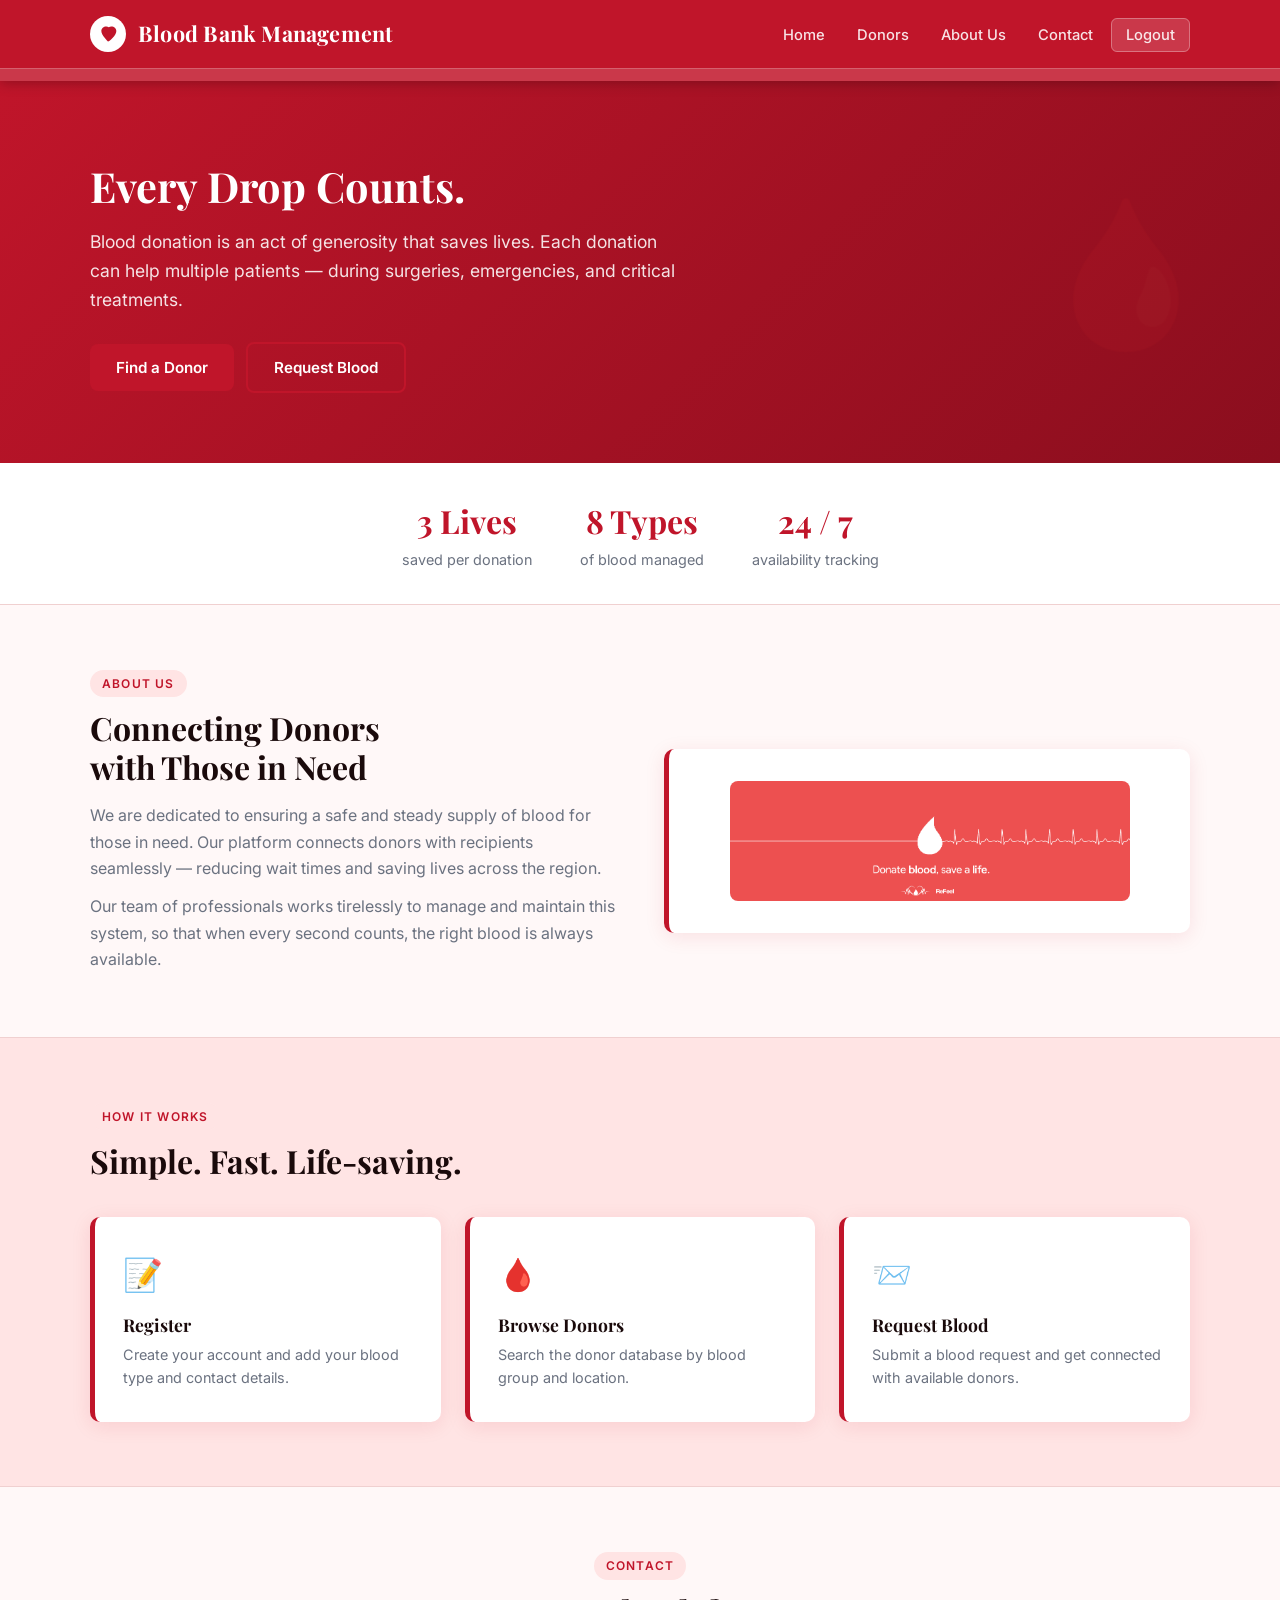
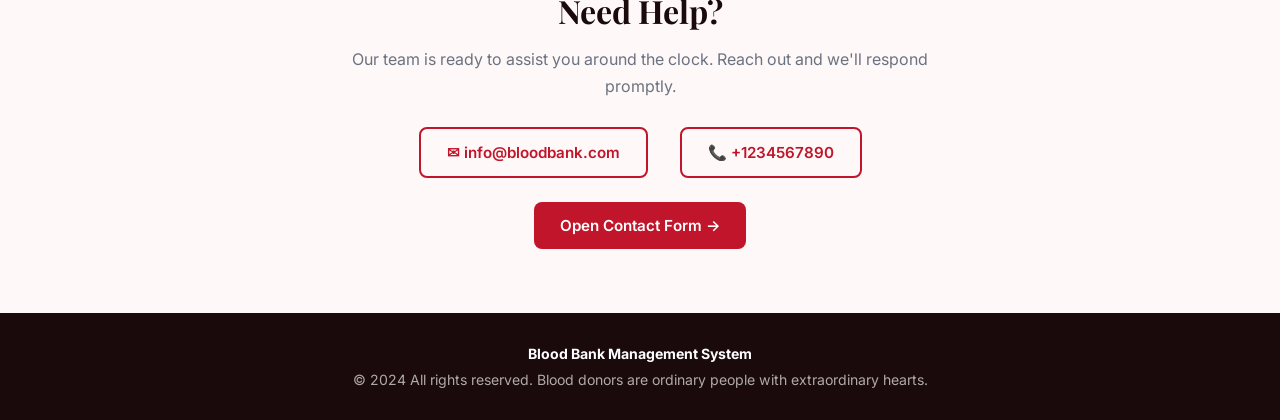
<file: src/main/webapp/index.html>
<!DOCTYPE html>
<html lang="en">
<head>
  <meta charset="UTF-8">
  <meta name="viewport" content="width=device-width, initial-scale=1.0">
  <title>Blood Bank Management System</title>
  <link rel="stylesheet" href="hstyles.css">
</head>
<body>

  <!-- ── HEADER ── -->
  <header>
    <div class="container">
      <div class="header-inner">
        <div class="header-brand">
          <div class="brand-icon">
            <svg width="20" height="20" viewBox="0 0 24 24" fill="none">
              <path d="M12 21C12 21 4 13.5 4 8.5C4 5.42 6.69 3 10 3C11.08 3 12.09 3.3 12.95 3.82C13.81 3.3 14.82 3 16 3C19.31 3 22 5.42 22 8.5C22 13.5 14 21 12 21Z" fill="#C0152A"/>
            </svg>
          </div>
          <h1>Blood Bank Management</h1>
        </div>
        <nav>
          <ul>
            <li><a href="#home">Home</a></li>
            <li><a href="donar.html">Donors</a></li>
            <li><a href="#about">About Us</a></li>
            <li><a href="cont.html">Contact</a></li>
            <li><a href="logout.jsp" class="logout" onclick="sessionStorage.clear()">Logout</a></li>
          </ul>
        </nav>
      </div>
    </div>
    <div id="welcome-message"></div>
  </header>

  <!-- ── HERO ── -->
  <section id="home" class="hero">
    <div class="container">
      <h2>Every Drop Counts.</h2>
      <p>
        Blood donation is an act of generosity that saves lives. Each donation can help multiple
        patients — during surgeries, emergencies, and critical treatments.
      </p>
      <a href="donar.html" class="button">Find a Donor</a>
      &nbsp;
      <a href="bloodRequest.html" class="button btn-outline" style="border-color:rgba(255,255,255,.6);color:#fff !important;">Request Blood</a>
    </div>
  </section>

  <!-- ── STATS STRIP ── -->
  <section style="background: var(--surface); padding: 32px 0; border-bottom: 1px solid var(--border);">
    <div class="container" style="display:flex; gap:48px; flex-wrap:wrap; justify-content:center; text-align:center;">
      <div>
        <div style="font-family:'Playfair Display',serif; font-size:2rem; font-weight:700; color:var(--crimson);">3 Lives</div>
        <div class="text-muted">saved per donation</div>
      </div>
      <div>
        <div style="font-family:'Playfair Display',serif; font-size:2rem; font-weight:700; color:var(--crimson);">8 Types</div>
        <div class="text-muted">of blood managed</div>
      </div>
      <div>
        <div style="font-family:'Playfair Display',serif; font-size:2rem; font-weight:700; color:var(--crimson);">24 / 7</div>
        <div class="text-muted">availability tracking</div>
      </div>
    </div>
  </section>

  <!-- ── ABOUT ── -->
  <section id="about" class="section">
    <div class="container">
      <span class="section-label">About Us</span>
      <div style="display:grid; grid-template-columns:1fr 1fr; gap:48px; align-items:center; flex-wrap:wrap;">
        <div>
          <h2>Connecting Donors<br>with Those in Need</h2>
          <p style="margin-top:16px; color:var(--muted);">
            We are dedicated to ensuring a safe and steady supply of blood for those in need.
            Our platform connects donors with recipients seamlessly — reducing wait times and
            saving lives across the region.
          </p>
          <p style="margin-top:12px; color:var(--muted);">
            Our team of professionals works tirelessly to manage and maintain this system,
            so that when every second counts, the right blood is always available.
          </p>
        </div>
        <div class="card" style="text-align:center;">
          <img src="blood.jpg" alt="Blood Bank" style="width:100%; max-width:400px; border-radius:8px; display:block; margin:0 auto;">
        </div>
      </div>
    </div>
  </section>

  <!-- ── HOW IT WORKS ── -->
  <section class="section" style="background:var(--crimson-lt);">
    <div class="container">
      <span class="section-label">How It Works</span>
      <h2 style="margin-bottom:36px;">Simple. Fast. Life-saving.</h2>
      <div style="display:grid; grid-template-columns:repeat(auto-fit,minmax(220px,1fr)); gap:24px;">
        <div class="card">
          <div style="font-size:2rem; margin-bottom:12px;">📝</div>
          <h3 style="margin-bottom:8px; font-size:1.1rem;">Register</h3>
          <p class="text-muted">Create your account and add your blood type and contact details.</p>
        </div>
        <div class="card">
          <div style="font-size:2rem; margin-bottom:12px;">🩸</div>
          <h3 style="margin-bottom:8px; font-size:1.1rem;">Browse Donors</h3>
          <p class="text-muted">Search the donor database by blood group and location.</p>
        </div>
        <div class="card">
          <div style="font-size:2rem; margin-bottom:12px;">📨</div>
          <h3 style="margin-bottom:8px; font-size:1.1rem;">Request Blood</h3>
          <p class="text-muted">Submit a blood request and get connected with available donors.</p>
        </div>
      </div>
    </div>
  </section>

  <!-- ── CONTACT INFO ── -->
  <section id="contact" class="section">
    <div class="container" style="text-align:center; max-width:600px;">
      <span class="section-label">Contact</span>
      <h2>Need Help?</h2>
      <p style="color:var(--muted); margin-top:12px;">
        Our team is ready to assist you around the clock. Reach out and we'll respond promptly.
      </p>
      <div style="margin-top:28px; display:flex; justify-content:center; gap:32px; flex-wrap:wrap;">
        <a href="mailto:info@bloodbank.com" class="button btn-outline">✉ info@bloodbank.com</a>
        <a href="tel:+1234567890" class="button btn-outline">📞 +1234567890</a>
      </div>
      <div style="margin-top:24px;">
        <a href="cont.html" class="button">Open Contact Form →</a>
      </div>
    </div>
  </section>

  <!-- ── FOOTER ── -->
  <footer>
    <div class="container">
      <p><strong>Blood Bank Management System</strong></p>
      <p>&copy; 2024 All rights reserved. Blood donors are ordinary people with extraordinary hearts.</p>
    </div>
  </footer>

  <script>
    function getUrlParameter(name) {
      name = name.replace(/[\[]/, '\\[').replace(/[\]]/, '\\]');
      var regex = new RegExp('[\\?&]' + name + '=([^&#]*)');
      var results = regex.exec(location.search);
      return results === null ? '' : decodeURIComponent(results[1].replace(/\+/g, ' '));
    }

    // If login just redirected here with ?username=..., save it for the whole session
    var urlUsername = getUrlParameter('username');
    if (urlUsername) {
      sessionStorage.setItem('bbms_username', urlUsername);
    }

    // Always read from sessionStorage so name shows even after navigating away and back
    var username = sessionStorage.getItem('bbms_username');
    if (username) {
      document.getElementById('welcome-message').innerHTML =
        'Welcome back, <strong>' + username + '</strong> &#128075;';
    }
  </script>

  <style>
    @media (max-width: 700px) {
      section[style*="grid-template-columns:1fr 1fr"] > .container > div[style*="grid"] {
        grid-template-columns: 1fr !important;
      }
    }
    .btn-outline {
      background: transparent !important;
      border: 2px solid var(--crimson) !important;
      color: var(--crimson) !important;
    }
    .btn-outline:hover {
      background: var(--crimson) !important;
      color: #fff !important;
    }
  </style>
</body>
</html>
</file>
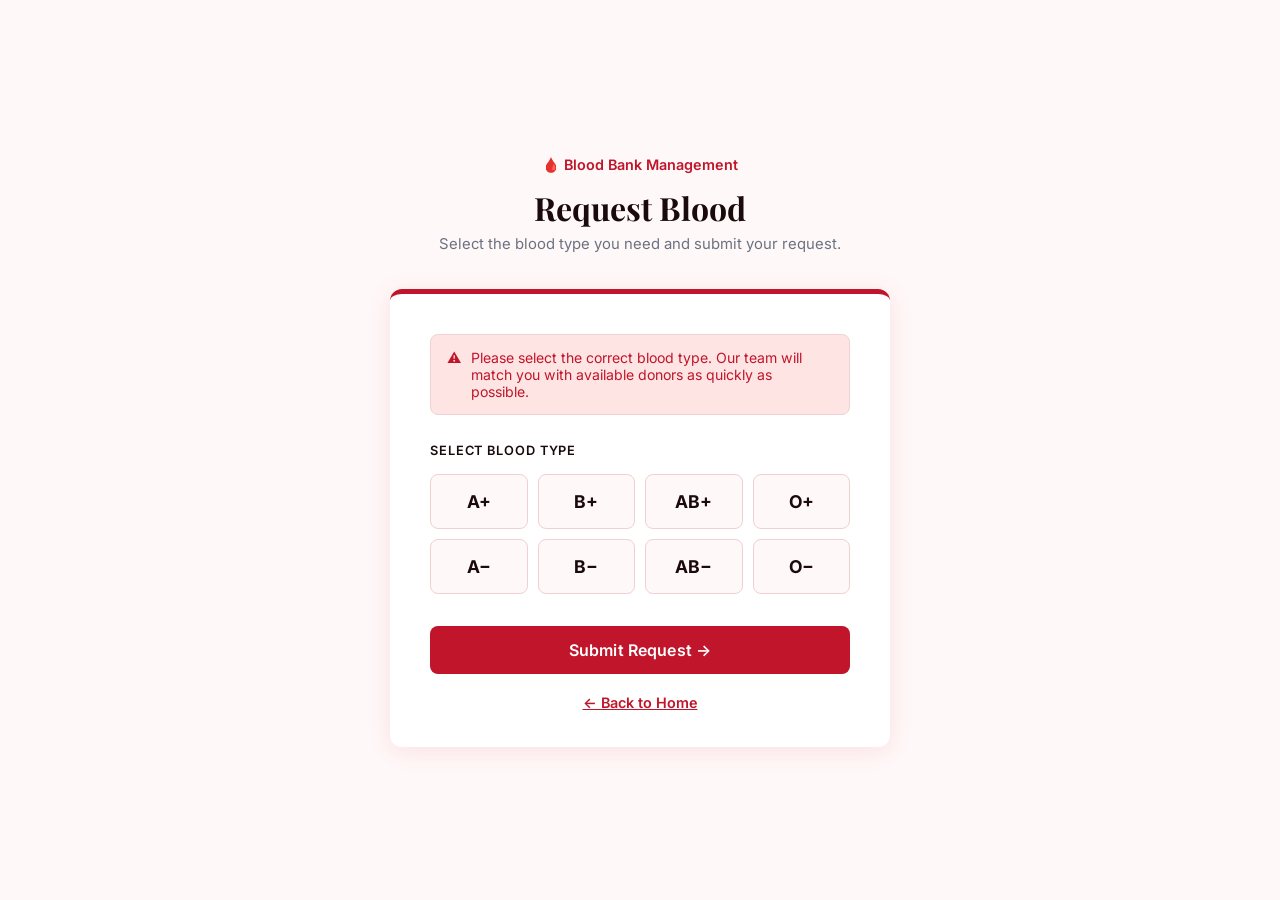
<file: src/main/webapp/bloodRequest.html>
<!DOCTYPE html>
<html lang="en">
<head>
  <meta charset="UTF-8">
  <meta name="viewport" content="width=device-width, initial-scale=1.0">
  <title>Blood Request — Blood Bank</title>
  <link href="https://fonts.googleapis.com/css2?family=Playfair+Display:wght@600;700&family=Inter:wght@400;500;600&display=swap" rel="stylesheet">
  <style>
    *, *::before, *::after { box-sizing: border-box; margin: 0; padding: 0; }
    :root {
      --crimson:   #C0152A;
      --crimson-dk:#8B0E1E;
      --crimson-lt:#FFE4E4;
      --bg:        #FFF8F8;
      --surface:   #FFFFFF;
      --text:      #1A0A0B;
      --muted:     #6B7280;
      --border:    #F0D0D0;
    }
    body {
      font-family: 'Inter', Arial, sans-serif;
      background: var(--bg);
      color: var(--text);
      min-height: 100vh;
      display: flex;
      flex-direction: column;
      align-items: center;
      justify-content: center;
      padding: 48px 16px;
    }

    .page-header { text-align: center; margin-bottom: 36px; }
    .page-header .brand {
      display: inline-flex;
      align-items: center;
      gap: 8px;
      color: var(--crimson);
      font-size: .9rem;
      font-weight: 600;
      margin-bottom: 12px;
    }
    .page-header h1 {
      font-family: 'Playfair Display', serif;
      font-size: 2rem;
      margin-bottom: 6px;
    }
    .page-header p { color: var(--muted); font-size: .93rem; }

    .request-card {
      width: 100%;
      max-width: 500px;
      background: var(--surface);
      border-radius: 12px;
      box-shadow: 0 4px 24px rgba(192,21,42,.10);
      border-top: 5px solid var(--crimson);
      padding: 40px 40px 36px;
    }

    .field-label {
      display: block;
      font-size: .8rem;
      font-weight: 600;
      letter-spacing: .07em;
      text-transform: uppercase;
      color: var(--text);
      margin-bottom: 16px;
    }

    /* Blood type grid - identical layout to register */
    .blood-grid {
      display: grid;
      grid-template-columns: repeat(4, 1fr);
      gap: 10px;
      margin-bottom: 32px;
    }
    .blood-option { display: none; }
    .blood-label {
      display: flex;
      align-items: center;
      justify-content: center;
      padding: 16px 8px;
      border: 1.5px solid var(--border);
      border-radius: 8px;
      cursor: pointer;
      font-size: 1.1rem;
      font-weight: 700;
      transition: all .15s;
      background: var(--bg);
    }
    .blood-option:checked + .blood-label {
      border-color: var(--crimson);
      background: var(--crimson);
      color: #fff;
      box-shadow: 0 4px 12px rgba(192,21,42,.30);
    }
    .blood-label:hover {
      border-color: var(--crimson);
      background: var(--crimson-lt);
    }

    .urgency-banner {
      background: var(--crimson-lt);
      border: 1px solid var(--border);
      border-radius: 8px;
      padding: 14px 16px;
      margin-bottom: 28px;
      font-size: .88rem;
      color: var(--crimson);
      display: flex;
      gap: 10px;
      align-items: flex-start;
    }

    input[type="submit"] {
      width: 100%;
      padding: 14px;
      background: var(--crimson);
      color: #fff;
      border: none;
      border-radius: 8px;
      font-family: 'Inter', sans-serif;
      font-size: 1rem;
      font-weight: 600;
      cursor: pointer;
      transition: background .18s, transform .12s;
      letter-spacing: .01em;
    }
    input[type="submit"]:hover {
      background: var(--crimson-dk);
      transform: translateY(-1px);
    }

    .back-link {
      text-align: center;
      margin-top: 20px;
      color: var(--muted);
      font-size: .9rem;
    }
    .back-link a { color: var(--crimson); font-weight: 600; }

    @media (max-width: 480px) {
      .request-card { padding: 28px 20px; }
    }
  </style>
</head>
<body>

  <div class="page-header">
    <div class="brand">🩸 Blood Bank Management</div>
    <h1>Request Blood</h1>
    <p>Select the blood type you need and submit your request.</p>
  </div>

  <div class="request-card">
    <div class="urgency-banner">
      ⚠️ <span>Please select the correct blood type. Our team will match you with available donors as quickly as possible.</span>
    </div>

    <!-- Action and input names preserved exactly from original -->
    <form name="login" action="request.jsp" method="POST" onsubmit="return validateForm()">
      <span class="field-label">Select Blood Type</span>
      <div class="blood-grid">
        <span><input class="blood-option" type="radio" name="blood" value="A+" id="r-ap"><label class="blood-label" for="r-ap">A+</label></span>
        <span><input class="blood-option" type="radio" name="blood" value="B+" id="r-bp"><label class="blood-label" for="r-bp">B+</label></span>
        <span><input class="blood-option" type="radio" name="blood" value="AB+" id="r-abp"><label class="blood-label" for="r-abp">AB+</label></span>
        <span><input class="blood-option" type="radio" name="blood" value="O+" id="r-op"><label class="blood-label" for="r-op">O+</label></span>
        <span><input class="blood-option" type="radio" name="blood" value="A-" id="r-am"><label class="blood-label" for="r-am">A−</label></span>
        <span><input class="blood-option" type="radio" name="blood" value="B-" id="r-bm"><label class="blood-label" for="r-bm">B−</label></span>
        <span><input class="blood-option" type="radio" name="blood" value="AB-" id="r-abm"><label class="blood-label" for="r-abm">AB−</label></span>
        <span><input class="blood-option" type="radio" name="blood" value="O-" id="r-om"><label class="blood-label" for="r-om">O−</label></span>
      </div>

      <input type="submit" value="Submit Request →" />
    </form>

    <div class="back-link">
      <a href="index.html">← Back to Home</a>
    </div>
  </div>

  <script>
    function validateForm() {
      var blood = document.querySelector('input[name="blood"]:checked');
      if (!blood) {
        alert('Please select a blood type before submitting.');
        return false;
      }
      return true;
    }
  </script>
</body>
</html>
</file>
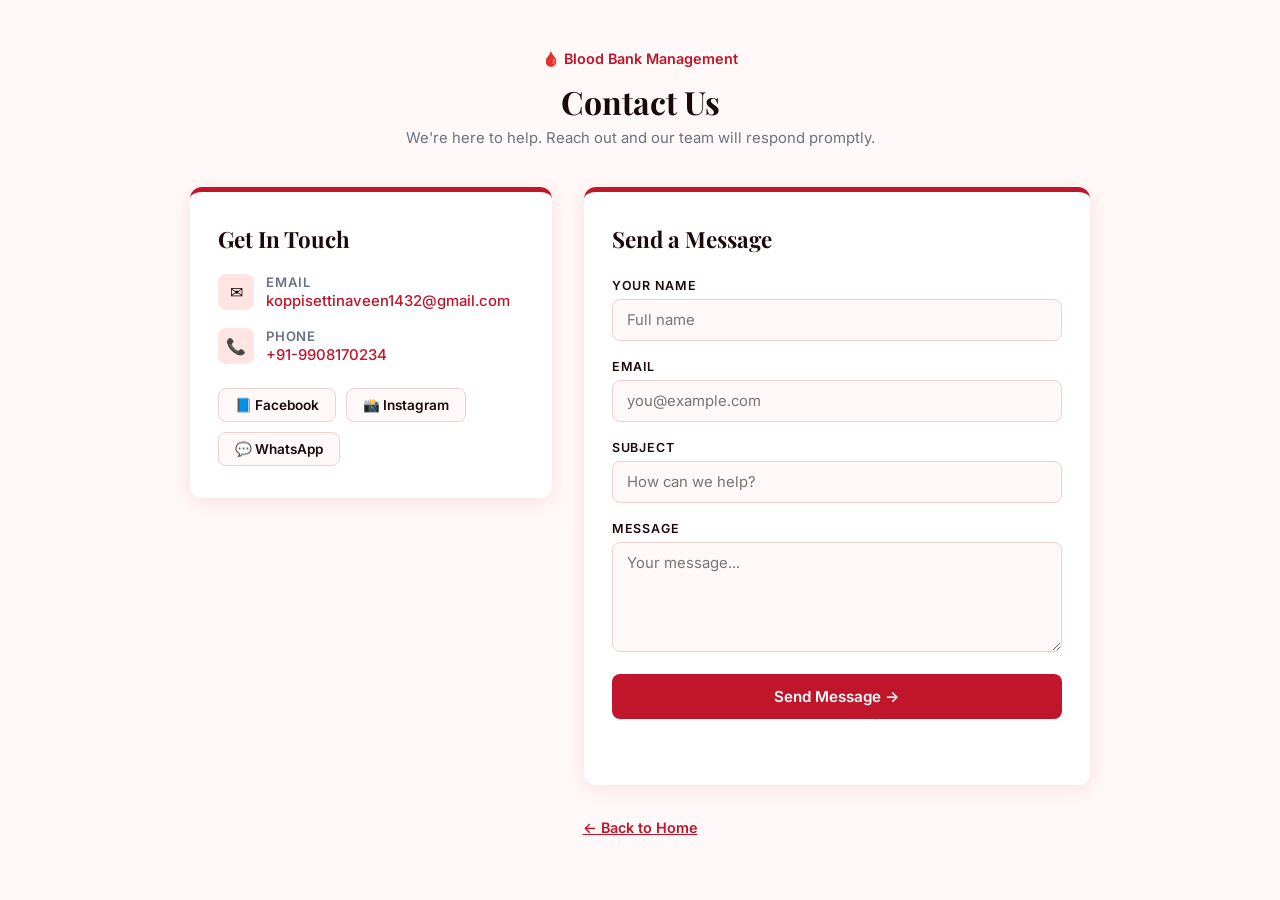
<file: src/main/webapp/cont.html>
<!DOCTYPE html>
<html lang="en">
<head>
  <meta charset="UTF-8">
  <meta name="viewport" content="width=device-width, initial-scale=1.0">
  <title>Contact Us — Blood Bank</title>
  <link href="https://fonts.googleapis.com/css2?family=Playfair+Display:wght@600;700&family=Inter:wght@400;500;600&display=swap" rel="stylesheet">
  <style>
    *, *::before, *::after { box-sizing: border-box; margin: 0; padding: 0; }
    :root {
      --crimson:   #C0152A;
      --crimson-dk:#8B0E1E;
      --crimson-lt:#FFE4E4;
      --bg:        #FFF8F8;
      --surface:   #FFFFFF;
      --text:      #1A0A0B;
      --muted:     #6B7280;
      --border:    #F0D0D0;
    }
    body {
      font-family: 'Inter', Arial, sans-serif;
      background: var(--bg);
      color: var(--text);
      min-height: 100vh;
      padding: 48px 16px;
    }

    .page-header { text-align: center; margin-bottom: 40px; }
    .page-header .brand {
      display: inline-flex; align-items: center; gap: 8px;
      color: var(--crimson); font-size: .9rem; font-weight: 600; margin-bottom: 12px;
    }
    .page-header h1 {
      font-family: 'Playfair Display', serif;
      font-size: 2rem; margin-bottom: 6px;
    }
    .page-header p { color: var(--muted); font-size: .93rem; }

    .layout {
      max-width: 900px;
      margin: 0 auto;
      display: grid;
      grid-template-columns: 1fr 1.4fr;
      gap: 32px;
      align-items: start;
    }

    /* Info card */
    .info-card {
      background: var(--surface);
      border-radius: 12px;
      border-top: 5px solid var(--crimson);
      box-shadow: 0 4px 20px rgba(192,21,42,.10);
      padding: 32px 28px;
    }
    .info-card h2 {
      font-family: 'Playfair Display', serif;
      font-size: 1.4rem;
      margin-bottom: 20px;
    }
    .contact-item {
      display: flex;
      align-items: flex-start;
      gap: 12px;
      margin-bottom: 18px;
    }
    .contact-icon {
      width: 36px;
      height: 36px;
      background: var(--crimson-lt);
      border-radius: 8px;
      display: flex;
      align-items: center;
      justify-content: center;
      font-size: 1rem;
      flex-shrink: 0;
    }
    .contact-item .detail {
      font-size: .82rem;
      color: var(--muted);
      text-transform: uppercase;
      letter-spacing: .06em;
      font-weight: 600;
      margin-bottom: 2px;
    }
    .contact-item .value {
      font-size: .93rem;
      color: var(--text);
      font-weight: 500;
    }
    .contact-item a { color: var(--crimson); text-decoration: none; }
    .contact-item a:hover { text-decoration: underline; }

    .social-row {
      display: flex;
      gap: 10px;
      margin-top: 24px;
      flex-wrap: wrap;
    }
    .social-btn {
      padding: 8px 16px;
      border: 1.5px solid var(--border);
      border-radius: 8px;
      font-size: .85rem;
      font-weight: 600;
      color: var(--text);
      text-decoration: none;
      transition: all .15s;
      background: var(--bg);
    }
    .social-btn:hover {
      border-color: var(--crimson);
      background: var(--crimson-lt);
      color: var(--crimson);
      text-decoration: none;
    }

    /* Form card */
    .form-card {
      background: var(--surface);
      border-radius: 12px;
      border-top: 5px solid var(--crimson);
      box-shadow: 0 4px 20px rgba(192,21,42,.10);
      padding: 32px 28px;
    }
    .form-card h2 {
      font-family: 'Playfair Display', serif;
      font-size: 1.4rem;
      margin-bottom: 24px;
    }

    label {
      display: block;
      font-size: .78rem;
      font-weight: 600;
      letter-spacing: .07em;
      text-transform: uppercase;
      color: var(--text);
      margin-bottom: 6px;
    }
    .field-group { margin-bottom: 18px; }

    input[type="text"],
    input[type="email"],
    textarea {
      width: 100%;
      padding: 11px 14px;
      border: 1.5px solid var(--border);
      border-radius: 8px;
      font-family: 'Inter', sans-serif;
      font-size: .93rem;
      background: var(--bg);
      color: var(--text);
      outline: none;
      transition: border-color .18s, box-shadow .18s;
    }
    input[type="text"]:focus,
    input[type="email"]:focus,
    textarea:focus {
      border-color: var(--crimson);
      box-shadow: 0 0 0 3px rgba(192,21,42,.12);
    }
    textarea { resize: vertical; min-height: 110px; }

    button[type="button"] {
      width: 100%;
      padding: 13px;
      background: var(--crimson);
      color: #fff;
      border: none;
      border-radius: 8px;
      font-family: 'Inter', sans-serif;
      font-size: .95rem;
      font-weight: 600;
      cursor: pointer;
      transition: background .18s;
    }
    button[type="button"]:hover { background: var(--crimson-dk); }

    #response-message {
      text-align: center;
      margin-top: 14px;
      font-size: .9rem;
      color: #1a7a3c;
      font-weight: 600;
      min-height: 20px;
    }

    @media (max-width: 700px) {
      .layout { grid-template-columns: 1fr; }
    }
  </style>
</head>
<body>

  <div class="page-header">
    <div class="brand">🩸 Blood Bank Management</div>
    <h1>Contact Us</h1>
    <p>We're here to help. Reach out and our team will respond promptly.</p>
  </div>

  <div class="layout">

    <!-- Info -->
    <div class="info-card">
      <h2>Get In Touch</h2>

      <div class="contact-item">
        <div class="contact-icon">✉</div>
        <div>
          <div class="detail">Email</div>
          <div class="value"><a href="mailto:naveen@gmail.com">koppisettinaveen1432@gmail.com</a></div>
        </div>
      </div>

      <div class="contact-item">
        <div class="contact-icon">📞</div>
        <div>
          <div class="detail">Phone</div>
          <div class="value"><a href="tel:767">+91-9908170234</a></div>
        </div>
      </div>


      <div class="social-row">
        <a href="https://www.facebook.com/" class="social-btn">📘 Facebook</a>
        <a href="https://instagram.com/" class="social-btn">📸 Instagram</a>
        <a href="https://wa.me/" class="social-btn">💬 WhatsApp</a>
      </div>
    </div>

    <!-- Form -->
    <div class="form-card">
      <h2>Send a Message</h2>
      <!-- Field names preserved exactly from original -->
      <form id="contact-form">
        <div class="field-group">
          <label for="cnt-name">Your Name</label>
          <input type="text" id="cnt-name" name="name" placeholder="Full name" required>
        </div>
        <div class="field-group">
          <label for="cnt-email">Email</label>
          <input type="email" id="cnt-email" name="email" placeholder="you@example.com" required>
        </div>
        <div class="field-group">
          <label for="cnt-subject">Subject</label>
          <input type="text" id="cnt-subject" name="subject" placeholder="How can we help?" required>
        </div>
        <div class="field-group">
          <label for="cnt-msg">Message</label>
          <textarea id="cnt-msg" name="message" rows="4" placeholder="Your message..." required></textarea>
        </div>
        <button type="button" onclick="sendMessage()">Send Message →</button>
        <div id="response-message"></div>
      </form>
    </div>

  </div>

  <div style="text-align:center; margin-top:32px;">
    <a href="index.html" style="color:var(--crimson); font-weight:600; font-size:.9rem;">← Back to Home</a>
  </div>

  <script>
    function sendMessage() {
      const fields = ['name','email','subject','message'];
      for (const f of fields) {
        if (!document.getElementById('contact-form').elements[f].value.trim()) {
          alert('Please fill in all fields.');
          return;
        }
      }
      document.getElementById('response-message').innerText = '✓ Message sent successfully!';
    }
  </script>
</body>
</html>
</file>
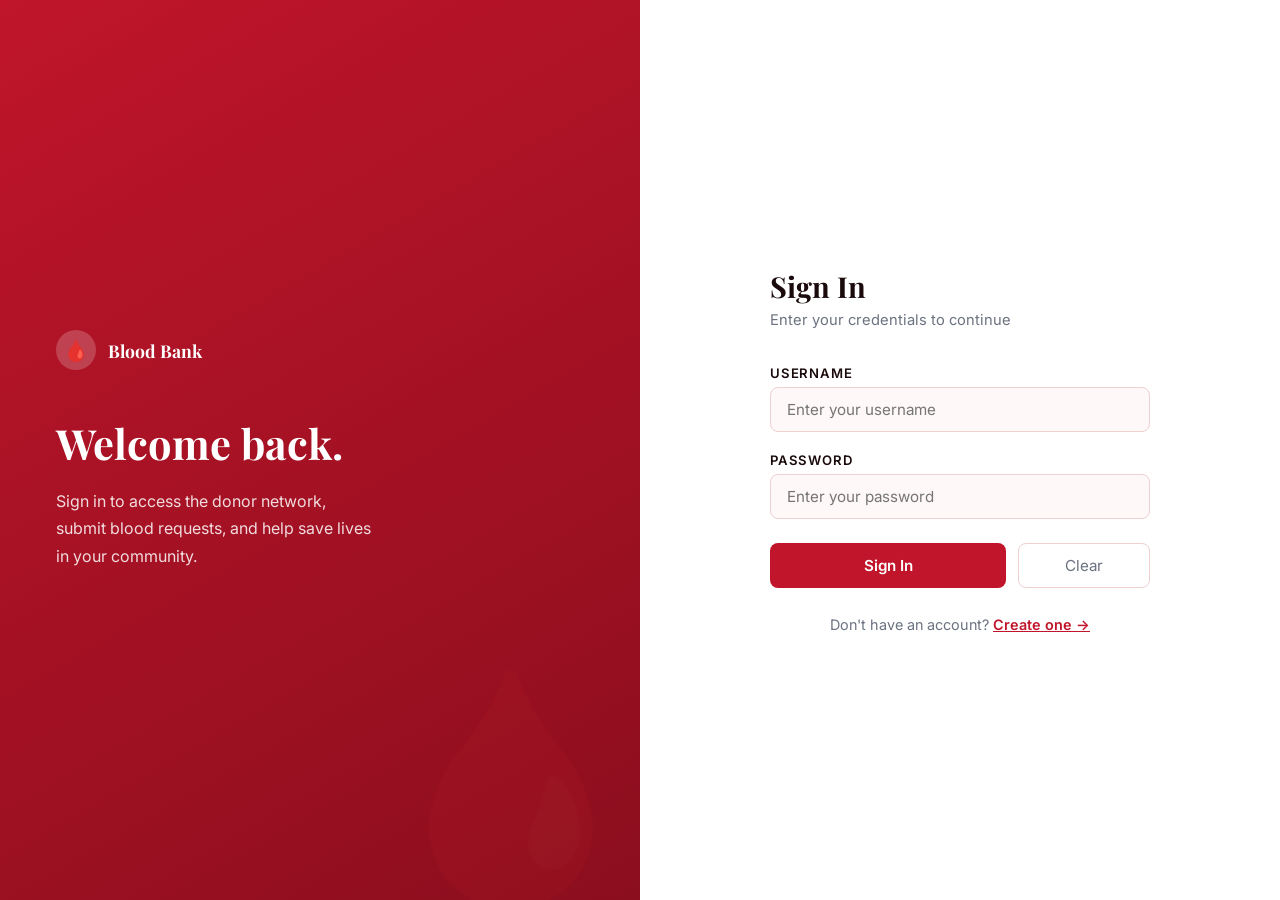
<file: src/main/webapp/login.html>
<!DOCTYPE html>
<html lang="en">
<head>
  <meta charset="UTF-8">
  <meta name="viewport" content="width=device-width, initial-scale=1.0">
  <title>Login — Blood Bank</title>
  <link rel="preconnect" href="https://fonts.googleapis.com">
  <link href="https://fonts.googleapis.com/css2?family=Playfair+Display:wght@600;700&family=Inter:wght@400;500;600&display=swap" rel="stylesheet">
  <style>
    *, *::before, *::after { box-sizing: border-box; margin: 0; padding: 0; }
    :root {
      --crimson:   #C0152A;
      --crimson-dk:#8B0E1E;
      --crimson-lt:#FFE4E4;
      --bg:        #FFF8F8;
      --surface:   #FFFFFF;
      --text:      #1A0A0B;
      --muted:     #6B7280;
      --border:    #F0D0D0;
    }
    body {
      font-family: 'Inter', Arial, sans-serif;
      min-height: 100vh;
      display: flex;
      flex-direction: column;
      background: var(--bg);
      color: var(--text);
    }
    .page-wrap {
      flex: 1;
      display: grid;
      grid-template-columns: 1fr 1fr;
      min-height: 100vh;
    }

    /* Left panel */
    .left-panel {
      background: linear-gradient(150deg, var(--crimson) 0%, var(--crimson-dk) 100%);
      display: flex;
      flex-direction: column;
      justify-content: center;
      align-items: flex-start;
      padding: 64px 56px;
      color: #fff;
      position: relative;
      overflow: hidden;
    }
    .left-panel::after {
      content: '🩸';
      position: absolute;
      bottom: -20px;
      right: -10px;
      font-size: 14rem;
      opacity: .07;
      pointer-events: none;
    }
    .left-panel .brand {
      display: flex;
      align-items: center;
      gap: 12px;
      margin-bottom: 48px;
    }
    .left-panel .brand-dot {
      width: 40px;
      height: 40px;
      background: rgba(255,255,255,.2);
      border-radius: 50%;
      display: flex;
      align-items: center;
      justify-content: center;
      font-size: 1.3rem;
    }
    .left-panel .brand span {
      font-family: 'Playfair Display', serif;
      font-size: 1.1rem;
      font-weight: 700;
    }
    .left-panel h1 {
      font-family: 'Playfair Display', serif;
      font-size: 2.6rem;
      font-weight: 700;
      line-height: 1.2;
      margin-bottom: 20px;
    }
    .left-panel p {
      font-size: 1rem;
      opacity: .85;
      max-width: 320px;
      line-height: 1.7;
    }

    /* Right panel */
    .right-panel {
      display: flex;
      flex-direction: column;
      justify-content: center;
      align-items: center;
      padding: 48px 40px;
      background: var(--surface);
    }
    .form-box {
      width: 100%;
      max-width: 380px;
    }
    .form-box h2 {
      font-family: 'Playfair Display', serif;
      font-size: 1.8rem;
      margin-bottom: 6px;
      color: var(--text);
    }
    .form-box .subtitle {
      color: var(--muted);
      font-size: .92rem;
      margin-bottom: 36px;
    }
    label {
      display: block;
      font-size: .82rem;
      font-weight: 600;
      letter-spacing: .06em;
      text-transform: uppercase;
      color: var(--text);
      margin-bottom: 6px;
    }
    input[type="text"],
    input[type="password"] {
      width: 100%;
      padding: 12px 16px;
      border: 1.5px solid var(--border);
      border-radius: 8px;
      font-family: 'Inter', sans-serif;
      font-size: .95rem;
      background: var(--bg);
      color: var(--text);
      margin-bottom: 20px;
      transition: border-color .18s, box-shadow .18s;
      outline: none;
    }
    input[type="text"]:focus,
    input[type="password"]:focus {
      border-color: var(--crimson);
      box-shadow: 0 0 0 3px rgba(192,21,42,.12);
    }
    .btn-row {
      display: flex;
      gap: 12px;
      margin-top: 4px;
    }
    input[type="Submit"] {
      flex: 2;
      padding: 12px;
      background: var(--crimson);
      color: #fff;
      border: none;
      border-radius: 8px;
      font-family: 'Inter', sans-serif;
      font-size: .95rem;
      font-weight: 600;
      cursor: pointer;
      transition: background .18s;
    }
    input[type="Submit"]:hover { background: var(--crimson-dk); }
    input[type="Reset"] {
      flex: 1;
      padding: 12px;
      background: transparent;
      color: var(--muted);
      border: 1.5px solid var(--border);
      border-radius: 8px;
      font-family: 'Inter', sans-serif;
      font-size: .95rem;
      cursor: pointer;
      transition: border-color .18s;
    }
    input[type="Reset"]:hover { border-color: var(--crimson); color: var(--crimson); }
    .signup-link {
      text-align: center;
      margin-top: 28px;
      color: var(--muted);
      font-size: .9rem;
    }
    .signup-link a { color: var(--crimson); font-weight: 600; }

    @media (max-width: 700px) {
      .page-wrap { grid-template-columns: 1fr; }
      .left-panel { padding: 40px 28px; }
      .left-panel h1 { font-size: 1.8rem; }
      .left-panel::after { font-size: 8rem; }
    }
  </style>

  <script>
    function validateForm() {
      var uname = document.forms['login']['uname'].value.trim();
      var pwd = document.forms['login']['pwd'].value.trim();
      if (uname === '' || pwd === '') {
        alert('Please enter both username and password.');
        return false;
      }
      return true;
    }
  </script>
</head>
<body>
  <div class="page-wrap">

    <!-- Left -->
    <div class="left-panel">
      <div class="brand">
        <div class="brand-dot">🩸</div>
        <span>Blood Bank</span>
      </div>
      <h1>Welcome back.</h1>
      <p>
        Sign in to access the donor network, submit blood requests, and help save lives in your community.
      </p>
    </div>

    <!-- Right -->
    <div class="right-panel">
      <div class="form-box">
        <h2>Sign In</h2>
        <p class="subtitle">Enter your credentials to continue</p>

        <!-- ACTION + NAME attributes preserved exactly -->
        <form name="login" action="login.jsp" method="POST" onsubmit="return validateForm()">
          <label for="uname">Username</label>
          <input type="text" id="uname" name="uname" placeholder="Enter your username" />

          <label for="pwd">Password</label>
          <input type="password" id="pwd" name="pwd" placeholder="Enter your password" />

          <div class="btn-row">
            <input type="Submit" value="Sign In" />
            <input type="Reset" value="Clear" />
          </div>
        </form>

        <div class="signup-link">
          Don't have an account? <a href="register.html">Create one →</a>
        </div>
      </div>
    </div>

  </div>
</body>
</html>
</file>
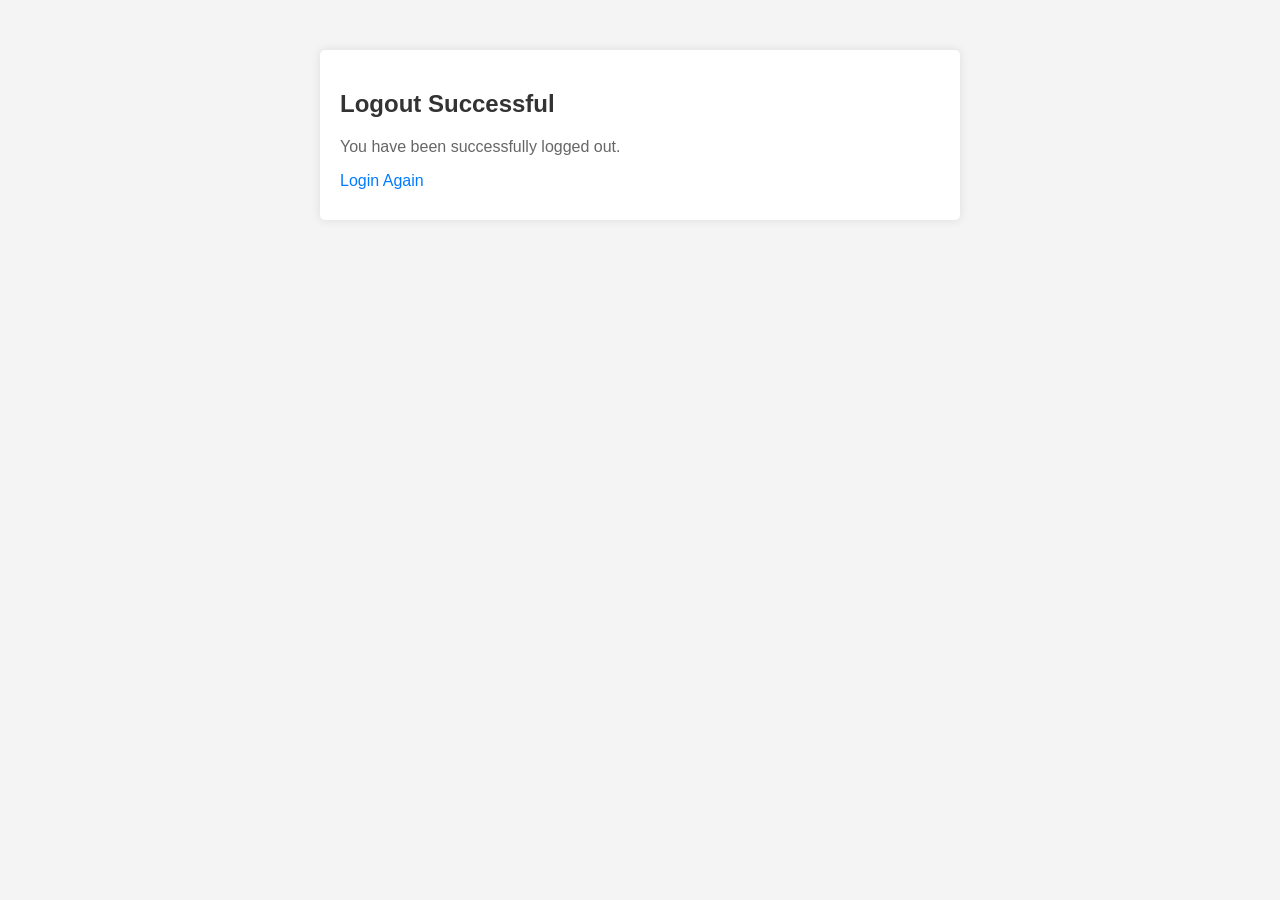
<file: src/main/webapp/logout.html>
<!DOCTYPE html>
<html lang="en">
<head>
    <meta charset="UTF-8">
    <meta name="viewport" content="width=device-width, initial-scale=1.0">
    <title>Logout</title>
    <style>
        body {
            font-family: Arial, sans-serif;
            margin: 0;
            padding: 0;
            background-color: #f4f4f4;
        }
        .container {
            max-width: 600px;
            margin: 50px auto;
            background-color: #fff;
            padding: 20px;
            border-radius: 5px;
            box-shadow: 0 0 10px rgba(0, 0, 0, 0.1);
        }
        h2 {
            color: #333;
        }
        p {
            margin-bottom: 10px;
            color: #666;
        }
        a {
            color: #007bff;
            text-decoration: none;
        }
        a:hover {
            text-decoration: underline;
        }
    </style>
</head>
<body>
    <div class="container">
        <h2>Logout Successful</h2>
        <p>You have been successfully logged out.</p>
        <p><a href="login.html">Login Again</a></p>
    </div>
</body>
</html>
</file>
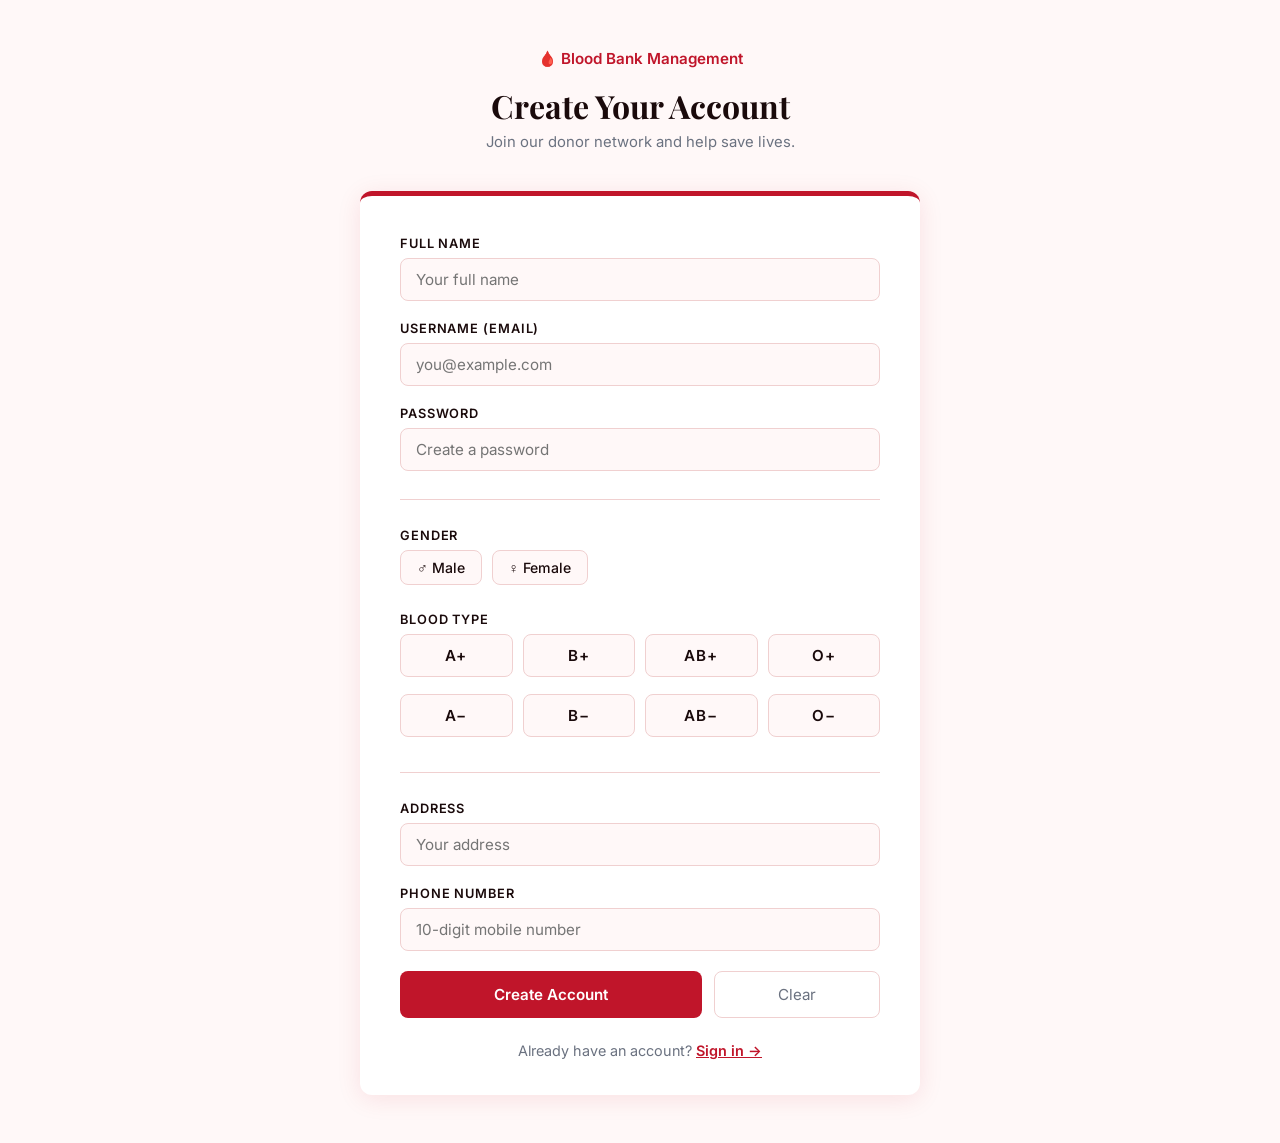
<file: src/main/webapp/register.html>
<!DOCTYPE html>
<html lang="en">
<head>
  <meta charset="UTF-8">
  <meta name="viewport" content="width=device-width, initial-scale=1.0">
  <title>Register — Blood Bank</title>
  <link href="https://fonts.googleapis.com/css2?family=Playfair+Display:wght@600;700&family=Inter:wght@400;500;600&display=swap" rel="stylesheet">
  <style>
    *, *::before, *::after { box-sizing: border-box; margin: 0; padding: 0; }
    :root {
      --crimson:   #C0152A;
      --crimson-dk:#8B0E1E;
      --crimson-lt:#FFE4E4;
      --bg:        #FFF8F8;
      --surface:   #FFFFFF;
      --text:      #1A0A0B;
      --muted:     #6B7280;
      --border:    #F0D0D0;
    }
    body {
      font-family: 'Inter', Arial, sans-serif;
      background: var(--bg);
      color: var(--text);
      min-height: 100vh;
      padding: 48px 16px;
    }
    .page-header {
      text-align: center;
      margin-bottom: 40px;
    }
    .page-header .brand {
      display: inline-flex;
      align-items: center;
      gap: 10px;
      color: var(--crimson);
      font-size: .95rem;
      font-weight: 600;
      margin-bottom: 16px;
    }
    .page-header h1 {
      font-family: 'Playfair Display', serif;
      font-size: 2rem;
      color: var(--text);
      margin-bottom: 6px;
    }
    .page-header p { color: var(--muted); font-size: .93rem; }

    .form-card {
      max-width: 560px;
      margin: 0 auto;
      background: var(--surface);
      border-radius: 12px;
      box-shadow: 0 4px 24px rgba(192,21,42,.10);
      border-top: 5px solid var(--crimson);
      padding: 40px 40px 36px;
    }

    .field-group { margin-bottom: 20px; }

    label {
      display: block;
      font-size: .8rem;
      font-weight: 600;
      letter-spacing: .07em;
      text-transform: uppercase;
      color: var(--text);
      margin-bottom: 7px;
    }

    input[type="text"],
    input[type="number"],
    input[type="email"],
    input[type="password"] {
      width: 100%;
      padding: 11px 15px;
      border: 1.5px solid var(--border);
      border-radius: 8px;
      font-family: 'Inter', sans-serif;
      font-size: .95rem;
      background: var(--bg);
      color: var(--text);
      outline: none;
      transition: border-color .18s, box-shadow .18s;
    }
    input[type="text"]:focus,
    input[type="number"]:focus,
    input[type="email"]:focus,
    input[type="password"]:focus {
      border-color: var(--crimson);
      box-shadow: 0 0 0 3px rgba(192,21,42,.12);
    }

    /* Radio group */
    .radio-grid {
      display: flex;
      flex-wrap: wrap;
      gap: 10px;
      margin-top: 4px;
    }
    .radio-option {
      display: none; /* hide real radio */
    }
    .radio-label {
      display: inline-flex;
      align-items: center;
      gap: 6px;
      padding: 8px 16px;
      border: 1.5px solid var(--border);
      border-radius: 8px;
      cursor: pointer;
      font-size: .88rem;
      font-weight: 500;
      transition: all .15s;
      background: var(--bg);
      text-transform: none;
      letter-spacing: 0;
    }
    .radio-option:checked + .radio-label {
      border-color: var(--crimson);
      background: var(--crimson-lt);
      color: var(--crimson);
    }
    .radio-label:hover {
      border-color: var(--crimson);
    }

    /* Blood type grid */
    .blood-grid {
      display: grid;
      grid-template-columns: repeat(4, 1fr);
      gap: 10px;
      margin-top: 4px;
    }
    .blood-option { display: none; }
    .blood-label {
      display: flex;
      align-items: center;
      justify-content: center;
      padding: 11px 8px;
      border: 1.5px solid var(--border);
      border-radius: 8px;
      cursor: pointer;
      font-size: .95rem;
      font-weight: 600;
      transition: all .15s;
      background: var(--bg);
      text-align: center;
    }
    .blood-option:checked + .blood-label {
      border-color: var(--crimson);
      background: var(--crimson);
      color: #fff;
    }
    .blood-label:hover {
      border-color: var(--crimson);
      background: var(--crimson-lt);
    }

    .divider {
      height: 1px;
      background: var(--border);
      margin: 28px 0;
    }

    .btn-row {
      display: flex;
      gap: 12px;
      margin-top: 8px;
    }
    input[type="submit"] {
      flex: 2;
      padding: 13px;
      background: var(--crimson);
      color: #fff;
      border: none;
      border-radius: 8px;
      font-family: 'Inter', sans-serif;
      font-size: .95rem;
      font-weight: 600;
      cursor: pointer;
      transition: background .18s;
    }
    input[type="submit"]:hover { background: var(--crimson-dk); }
    input[type="reset"] {
      flex: 1;
      padding: 13px;
      background: transparent;
      color: var(--muted);
      border: 1.5px solid var(--border);
      border-radius: 8px;
      font-family: 'Inter', sans-serif;
      font-size: .95rem;
      cursor: pointer;
      transition: border-color .18s;
    }
    input[type="reset"]:hover { border-color: var(--crimson); color: var(--crimson); }

    .login-link {
      text-align: center;
      margin-top: 24px;
      color: var(--muted);
      font-size: .9rem;
    }
    .login-link a { color: var(--crimson); font-weight: 600; }

    @media (max-width: 480px) {
      .form-card { padding: 28px 20px; }
      .blood-grid { grid-template-columns: repeat(4, 1fr); }
    }
  </style>
</head>
<body>

  <div class="page-header">
    <div class="brand">🩸 Blood Bank Management</div>
    <h1>Create Your Account</h1>
    <p>Join our donor network and help save lives.</p>
  </div>

  <div class="form-card">
    <!-- All field names and action preserved exactly from original -->
    <form name="register" action="register.jsp" onsubmit="return validateForm()">

      <div class="field-group">
        <label for="name">Full Name</label>
        <input type="text" id="name" name="name" placeholder="Your full name" />
      </div>

      <div class="field-group">
        <label for="uname">Username (Email)</label>
        <input type="email" id="uname" name="uname" placeholder="you@example.com" />
      </div>

      <div class="field-group">
        <label for="pwd">Password</label>
        <input type="password" id="pwd" name="pwd" placeholder="Create a password" />
      </div>

      <div class="divider"></div>

      <div class="field-group">
        <label>Gender</label>
        <div class="radio-grid">
          <span>
            <input class="radio-option" type="radio" name="gender" value="male" id="g-male" />
            <label class="radio-label" for="g-male">♂ Male</label>
          </span>
          <span>
            <input class="radio-option" type="radio" name="gender" value="female" id="g-female" />
            <label class="radio-label" for="g-female">♀ Female</label>
          </span>
        </div>
      </div>

      <div class="field-group">
        <label>Blood Type</label>
        <div class="blood-grid">
          <span><input class="blood-option" type="radio" name="blood" value="A+" id="b-ap"><label class="blood-label" for="b-ap">A+</label></span>
          <span><input class="blood-option" type="radio" name="blood" value="B+" id="b-bp"><label class="blood-label" for="b-bp">B+</label></span>
          <span><input class="blood-option" type="radio" name="blood" value="AB+" id="b-abp"><label class="blood-label" for="b-abp">AB+</label></span>
          <span><input class="blood-option" type="radio" name="blood" value="O+" id="b-op"><label class="blood-label" for="b-op">O+</label></span>
          <span><input class="blood-option" type="radio" name="blood" value="A-" id="b-am"><label class="blood-label" for="b-am">A−</label></span>
          <span><input class="blood-option" type="radio" name="blood" value="B-" id="b-bm"><label class="blood-label" for="b-bm">B−</label></span>
          <span><input class="blood-option" type="radio" name="blood" value="AB-" id="b-abm"><label class="blood-label" for="b-abm">AB−</label></span>
          <span><input class="blood-option" type="radio" name="blood" value="O-" id="b-om"><label class="blood-label" for="b-om">O−</label></span>
        </div>
      </div>

      <div class="divider"></div>

      <div class="field-group">
        <label for="addr">Address</label>
        <input type="text" id="addr" name="addr" placeholder="Your address" />
      </div>

      <div class="field-group">
        <label for="phno">Phone Number</label>
        <input type="number" id="phno" name="phno" placeholder="10-digit mobile number" />
      </div>

      <div class="btn-row">
        <input type="submit" value="Create Account" />
        <input type="reset" value="Clear" />
      </div>
    </form>

    <div class="login-link">
      Already have an account? <a href="login.html">Sign in →</a>
    </div>
  </div>

  <script>
    function validateForm() {
      var name  = document.forms['register']['name'].value.trim();
      var uname = document.forms['register']['uname'].value.trim();
      var pwd   = document.forms['register']['pwd'].value;
      var gender = document.querySelector('input[name="gender"]:checked');
      var blood  = document.querySelector('input[name="blood"]:checked');
      var addr  = document.forms['register']['addr'].value.trim();
      var phno  = document.forms['register']['phno'].value.trim();

      if (name === '')                        { alert('Please enter your Name.');           return false; }
      if (uname === '' || !uname.includes('@')) { alert('Please enter a valid Email.');   return false; }
      if (pwd === '')                         { alert('Please enter a Password.');          return false; }
      if (!gender)                            { alert('Please select your Gender.');        return false; }
      if (!blood)                             { alert('Please select your Blood Type.');    return false; }
      if (addr === '')                        { alert('Please enter your Address.');        return false; }
      if (phno === '' || isNaN(phno))         { alert('Please enter a valid Phone Number.');return false; }
      return true;
    }
  </script>
</body>
</html>
</file>
<file: src/main/webapp/hstyles.css>
@import url('https://fonts.googleapis.com/css2?family=Playfair+Display:wght@600;700&family=Inter:wght@400;500;600&display=swap');

/* ── Reset ── */
*, *::before, *::after { box-sizing: border-box; margin: 0; padding: 0; }

/* ── Tokens ── */
:root {
  --crimson:   #C0152A;
  --crimson-dk:#8B0E1E;
  --crimson-lt:#FFE4E4;
  --bg:        #FFF8F8;
  --surface:   #FFFFFF;
  --text:      #1A0A0B;
  --muted:     #6B7280;
  --border:    #F0D0D0;
  --green:     #1a7a3c;
  --green-lt:  #e8f5ee;
  --radius:    10px;
  --shadow:    0 4px 20px rgba(192,21,42,.10);
}

/* ── Base ── */
body {
  font-family: 'Inter', Arial, sans-serif;
  background-color: var(--bg);
  color: var(--text);
  line-height: 1.65;
}

h1, h2, h3 {
  font-family: 'Playfair Display', Georgia, serif;
  line-height: 1.2;
}

a { color: var(--crimson); text-decoration: none; }
a:hover { text-decoration: underline; }

/* ── Container ── */
.container {
  width: 88%;
  max-width: 1100px;
  margin: 0 auto;
}

/* ── Header ── */
header {
  background: var(--crimson);
  color: #fff;
  padding: 0;
  position: sticky;
  top: 0;
  z-index: 100;
  box-shadow: 0 2px 12px rgba(0,0,0,.25);
}

.header-inner {
  display: flex;
  align-items: center;
  justify-content: space-between;
  padding: 16px 0;
  gap: 24px;
  flex-wrap: wrap;
}

.header-brand {
  display: flex;
  align-items: center;
  gap: 12px;
}

.brand-icon {
  width: 36px;
  height: 36px;
  background: #fff;
  border-radius: 50%;
  display: flex;
  align-items: center;
  justify-content: center;
  animation: pulse 2s ease-in-out infinite;
}

.brand-icon svg { display: block; }

@keyframes pulse {
  0%, 100% { box-shadow: 0 0 0 0 rgba(255,255,255,.5); }
  50%       { box-shadow: 0 0 0 8px rgba(255,255,255,0); }
}

header h1 {
  font-family: 'Playfair Display', serif;
  font-size: 1.35rem;
  font-weight: 700;
  color: #fff;
  letter-spacing: .01em;
}

/* ── Nav ── */
nav ul { list-style: none; display: flex; gap: 4px; flex-wrap: wrap; }
nav ul li a {
  color: rgba(255,255,255,.88);
  padding: 7px 14px;
  border-radius: 6px;
  font-size: .92rem;
  font-weight: 500;
  transition: background .18s, color .18s;
}
nav ul li a:hover {
  background: rgba(255,255,255,.18);
  color: #fff;
  text-decoration: none;
}
nav ul li a.logout {
  background: rgba(255,255,255,.15);
  border: 1px solid rgba(255,255,255,.3);
}
nav ul li a.logout:hover { background: rgba(255,255,255,.28); }

/* ── Welcome strip ── */
#welcome-message {
  background: rgba(255,255,255,.15);
  color: #fff;
  text-align: center;
  padding: 6px 16px;
  font-size: .88rem;
  font-weight: 500;
  border-top: 1px solid rgba(255,255,255,.2);
}

/* ── Hero section ── */
.hero {
  background: linear-gradient(135deg, var(--crimson) 0%, var(--crimson-dk) 100%);
  color: #fff;
  padding: 80px 0 70px;
  position: relative;
  overflow: hidden;
}

.hero::after {
  content: '🩸';
  position: absolute;
  right: 5%;
  top: 50%;
  transform: translateY(-50%);
  font-size: 9rem;
  opacity: .08;
  pointer-events: none;
}

.hero h2 {
  font-size: 2.6rem;
  margin-bottom: 16px;
  color: #fff;
}

.hero p {
  font-size: 1.1rem;
  opacity: .88;
  max-width: 600px;
  margin-bottom: 28px;
}

/* ── Sections ── */
.section { padding: 64px 0; }
.section + .section { border-top: 1px solid var(--border); }

.section-label {
  display: inline-block;
  background: var(--crimson-lt);
  color: var(--crimson);
  font-size: .75rem;
  font-weight: 600;
  letter-spacing: .1em;
  text-transform: uppercase;
  padding: 4px 12px;
  border-radius: 20px;
  margin-bottom: 12px;
}

.section h2 {
  font-size: 2rem;
  margin-bottom: 16px;
  color: var(--text);
}

/* ── Card ── */
.card {
  background: var(--surface);
  border-radius: var(--radius);
  box-shadow: var(--shadow);
  border-left: 5px solid var(--crimson);
  padding: 32px 28px;
}

/* ── Buttons ── */
.button, .btn {
  display: inline-block;
  padding: 11px 26px;
  background: var(--crimson);
  color: #fff !important;
  border-radius: 8px;
  font-weight: 600;
  font-size: .95rem;
  border: none;
  cursor: pointer;
  transition: background .18s, transform .12s;
  text-decoration: none !important;
}
.button:hover, .btn:hover {
  background: var(--crimson-dk);
  transform: translateY(-1px);
}

.btn-outline {
  background: transparent;
  border: 2px solid var(--crimson);
  color: var(--crimson) !important;
}
.btn-outline:hover { background: var(--crimson); color: #fff !important; }

/* ── Footer ── */
footer {
  background: var(--text);
  color: rgba(255,255,255,.65);
  text-align: center;
  padding: 28px 0;
  font-size: .88rem;
  line-height: 1.8;
}
footer strong { color: #fff; }

/* ── Utility ── */
.text-muted { color: var(--muted); font-size: .9rem; }
.mt-4 { margin-top: 1rem; }
.mb-4 { margin-bottom: 1rem; }

/* ── Responsive ── */
@media (max-width: 640px) {
  .header-inner { flex-direction: column; align-items: flex-start; }
  .hero h2 { font-size: 1.8rem; }
  nav ul { gap: 2px; }
}
</file>
